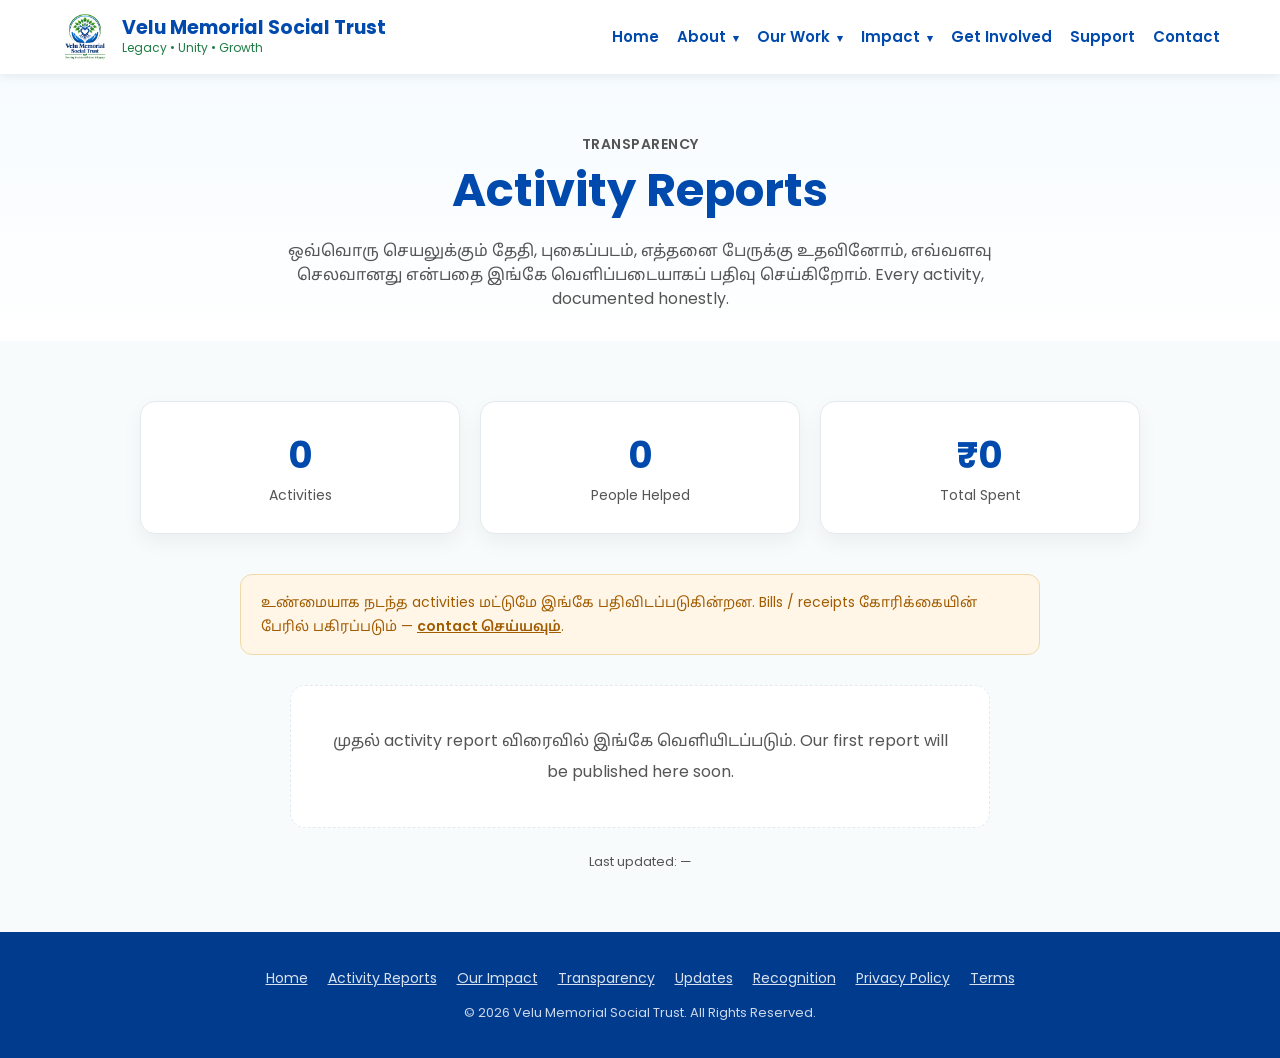
<file: activity-reports.html>
<!DOCTYPE html>
<html lang="en"><head><meta charset="UTF-8"><meta name="viewport" content="width=device-width, initial-scale=1.0">
<title>Activity Reports | Velu Memorial Social Trust</title>
<meta name="description" content="Dated photos, beneficiaries and expenses of every activity by Velu Memorial Social Trust."><meta name="theme-color" content="#004aad"><link rel="icon" href="Velu.png">
<link href="https://fonts.googleapis.com/css2?family=Poppins:wght@400;600;700&family=Noto+Sans+Tamil:wght@400;600&display=swap" rel="stylesheet">
<link rel="stylesheet" href="https://cdnjs.cloudflare.com/ajax/libs/font-awesome/6.5.2/css/all.min.css">
<link rel="stylesheet" href="subpages.css"></head><body>
<header><div class="navbar">
<a class="logo" href="index.html"><img src="Velu.png" alt="Velu Memorial Social Trust logo"><div><h2>Velu Memorial Social Trust</h2><p>Legacy &bull; Unity &bull; Growth</p></div></a>
<input type="checkbox" id="menu-toggle" class="menu-toggle" aria-label="Toggle menu"><label for="menu-toggle" class="menu-icon" aria-hidden="true">&#9776;</label>
<nav aria-label="Main"><ul>
<li><a href="index.html">Home</a></li>
<li class="has"><a href="index.html#about">About <span aria-hidden="true">&#9662;</span></a><ul class="dd"><li><a href="index.html#about">Our Story</a></li><li><a href="index.html#vision-mission">Vision &amp; Mission</a></li><li><a href="index.html#values">Our Values</a></li><li><a href="index.html#governance">Governance</a></li><li><a href="index.html#roadmap">Roadmap</a></li></ul></li>
<li class="has"><a href="index.html#focus">Our Work <span aria-hidden="true">&#9662;</span></a><ul class="dd"><li><a href="index.html#focus">Our Focus</a></li><li><a href="activity-reports.html" class="active">Activity Reports</a></li><li><a href="index.html#gallery">Gallery</a></li><li><a href="updates.html">Updates</a></li></ul></li>
<li class="has"><a href="impact.html">Impact <span aria-hidden="true">&#9662;</span></a><ul class="dd"><li><a href="impact.html">Our Impact</a></li><li><a href="transparency.html">Transparency</a></li><li><a href="recognition.html">Recognition</a></li></ul></li>
<li><a href="index.html#join">Get Involved</a></li>
<li><a href="index.html#support">Support</a></li>
<li><a href="index.html#contact">Contact</a></li>
</ul></nav></div></header>
<main>
<div class="page-hero">
<p class="eyebrow">Transparency</p>
<h1>Activity Reports</h1>
<p>ஒவ்வொரு செயலுக்கும் தேதி, புகைப்படம், எத்தனை பேருக்கு உதவினோம், எவ்வளவு செலவானது என்பதை இங்கே வெளிப்படையாகப் பதிவு செய்கிறோம். Every activity, documented honestly.</p>
</div>
<section><div class="container">

<div class="summary" aria-label="Totals">
<div class="sum"><b id="t-act">0</b><span>Activities</span></div>
<div class="sum"><b id="t-people">0</b><span>People Helped</span></div>
<div class="sum"><b id="t-cost">&#8377;0</b><span>Total Spent</span></div>
</div>

<div class="notice">உண்மையாக நடந்த activities மட்டுமே இங்கே பதிவிடப்படுகின்றன. Bills / receipts கோரிக்கையின் பேரில் பகிரப்படும் &mdash; <a href="index.html#contact" style="color:inherit;font-weight:600">contact செய்யவும்</a>.</div>

<div class="reports" id="reports">
<!--
  புதிய report சேர்க்க கீழே உள்ள block-ஐ copy செய்து, புதியது மேலே வரும்படி ஒட்டவும்.
  data-people = எத்தனை பேர் (எண் மட்டும்), data-cost = செலவு ரூபாயில் (எண் மட்டும்).
  Totals தானாகக் கணக்காகும்.

<article class="report" data-people="10" data-cost="1500">
  <img src="reports/2026-01-15-food.jpg" alt="Food distribution" loading="lazy" onerror="this.style.display='none'">
  <div class="report-body">
    <div class="report-date">15 Jan 2026</div>
    <h3>உணவு வழங்கல் / Food Distribution</h3>
    <p>என்ன செய்தோம் என்பதன் சுருக்கம்.</p>
    <div class="meta"><span>&#128101; 10 people</span><span>&#8377;1,500</span></div>
    <a class="bill" href="reports/2026-01-15-bill.jpg" target="_blank" rel="noopener">View bill / receipt</a>
  </div>
</article>
-->
</div>

<div class="empty" id="empty">முதல் activity report விரைவில் இங்கே வெளியிடப்படும். Our first report will be published here soon.</div>
<p class="updated">Last updated: <span id="updated">&mdash;</span></p>
</div></section></main>
<footer><a href="index.html">Home</a><a href="activity-reports.html">Activity Reports</a><a href="impact.html">Our Impact</a><a href="transparency.html">Transparency</a><a href="updates.html">Updates</a><a href="recognition.html">Recognition</a><a href="privacy-policy.html">Privacy Policy</a><a href="terms.html">Terms</a><p>&copy; 2026 Velu Memorial Social Trust. All Rights Reserved.</p></footer>
<script>
(function(){
var c=document.querySelectorAll('#reports .report'),p=0,m=0;
c.forEach(function(r){p+=+r.dataset.people||0;m+=+r.dataset.cost||0});
document.getElementById('t-act').textContent=c.length;
document.getElementById('t-people').textContent=p.toLocaleString('en-IN');
document.getElementById('t-cost').textContent='\u20B9'+m.toLocaleString('en-IN');
if(c.length){document.getElementById('empty').style.display='none';
var d=c[0].querySelector('.report-date');document.getElementById('updated').textContent=d?d.textContent:'\u2014';}
})();
</script></body></html>
</file>
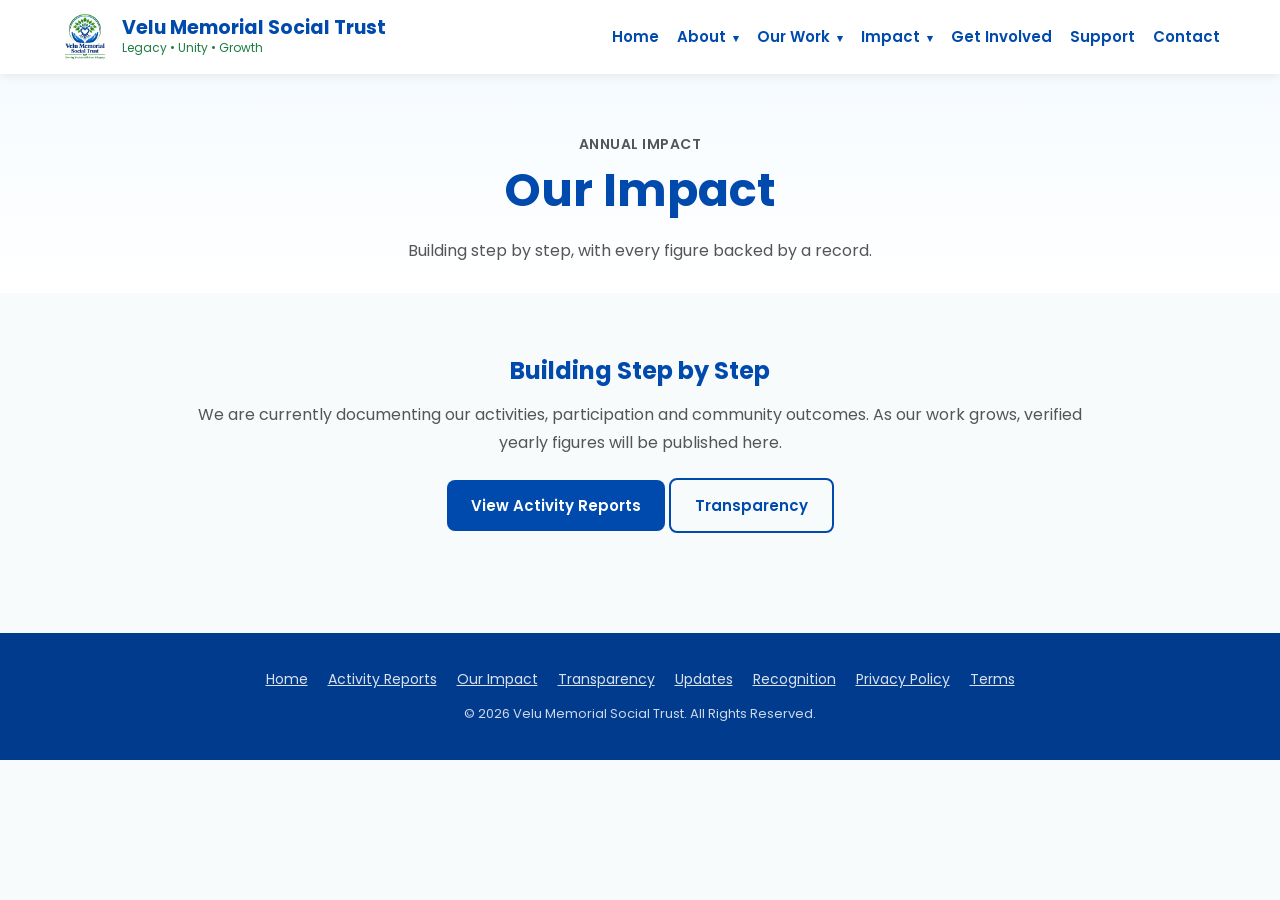
<file: impact.html>
<!DOCTYPE html>
<html lang="en"><head><meta charset="UTF-8"><meta name="viewport" content="width=device-width, initial-scale=1.0">
<title>Our Impact | Velu Memorial Social Trust</title>
<meta name="description" content="Our impact, documented step by step."><meta name="theme-color" content="#004aad"><link rel="icon" href="Velu.png">
<link href="https://fonts.googleapis.com/css2?family=Poppins:wght@400;600;700&family=Noto+Sans+Tamil:wght@400;600&display=swap" rel="stylesheet">
<link rel="stylesheet" href="https://cdnjs.cloudflare.com/ajax/libs/font-awesome/6.5.2/css/all.min.css">
<link rel="stylesheet" href="subpages.css"></head><body>
<header><div class="navbar">
<a class="logo" href="index.html"><img src="Velu.png" alt="Velu Memorial Social Trust logo"><div><h2>Velu Memorial Social Trust</h2><p>Legacy &bull; Unity &bull; Growth</p></div></a>
<input type="checkbox" id="menu-toggle" class="menu-toggle" aria-label="Toggle menu"><label for="menu-toggle" class="menu-icon" aria-hidden="true">&#9776;</label>
<nav aria-label="Main"><ul>
<li><a href="index.html">Home</a></li>
<li class="has"><a href="index.html#about">About <span aria-hidden="true">&#9662;</span></a><ul class="dd"><li><a href="index.html#about">Our Story</a></li><li><a href="index.html#vision-mission">Vision &amp; Mission</a></li><li><a href="index.html#values">Our Values</a></li><li><a href="index.html#governance">Governance</a></li><li><a href="index.html#roadmap">Roadmap</a></li></ul></li>
<li class="has"><a href="index.html#focus">Our Work <span aria-hidden="true">&#9662;</span></a><ul class="dd"><li><a href="index.html#focus">Our Focus</a></li><li><a href="activity-reports.html">Activity Reports</a></li><li><a href="index.html#gallery">Gallery</a></li><li><a href="updates.html">Updates</a></li></ul></li>
<li class="has"><a href="impact.html">Impact <span aria-hidden="true">&#9662;</span></a><ul class="dd"><li><a href="impact.html" class="active">Our Impact</a></li><li><a href="transparency.html">Transparency</a></li><li><a href="recognition.html">Recognition</a></li></ul></li>
<li><a href="index.html#join">Get Involved</a></li>
<li><a href="index.html#support">Support</a></li>
<li><a href="index.html#contact">Contact</a></li>
</ul></nav></div></header>
<main><div class="page-hero"><p class="eyebrow">Annual Impact</p><h1>Our Impact</h1>
<p>Building step by step, with every figure backed by a record.</p></div>
<section><div class="container">
<div class="block" style="text-align:center"><h2>Building Step by Step</h2>
<p>We are currently documenting our activities, participation and community outcomes. As our work grows, verified yearly figures will be published here.</p>
<!-- When you have real, documented numbers, add them here, for example:
<div class="impact-grid">
<div class="impact"><i class="fa-solid fa-hand-holding-heart" aria-hidden="true"></i><span class="num">0</span><span class="label">Activities</span></div>
<div class="impact"><i class="fa-solid fa-people-group" aria-hidden="true"></i><span class="num">0</span><span class="label">Volunteers</span></div>
<div class="impact"><i class="fa-solid fa-house-user" aria-hidden="true"></i><span class="num">0</span><span class="label">Families Reached</span></div>
<div class="impact"><i class="fa-solid fa-graduation-cap" aria-hidden="true"></i><span class="num">0</span><span class="label">Students Supported</span></div>
</div>
Only publish numbers that match your Activity Reports. -->
<p style="margin-top:20px"><a class="btn" href="activity-reports.html">View Activity Reports</a> <a class="btn" style="background:transparent;color:var(--blue);border:2px solid var(--blue)" href="transparency.html">Transparency</a></p></div>
</div></section></main>
<footer><a href="index.html">Home</a><a href="activity-reports.html">Activity Reports</a><a href="impact.html">Our Impact</a><a href="transparency.html">Transparency</a><a href="updates.html">Updates</a><a href="recognition.html">Recognition</a><a href="privacy-policy.html">Privacy Policy</a><a href="terms.html">Terms</a><p>&copy; 2026 Velu Memorial Social Trust. All Rights Reserved.</p></footer></body></html>
</file>
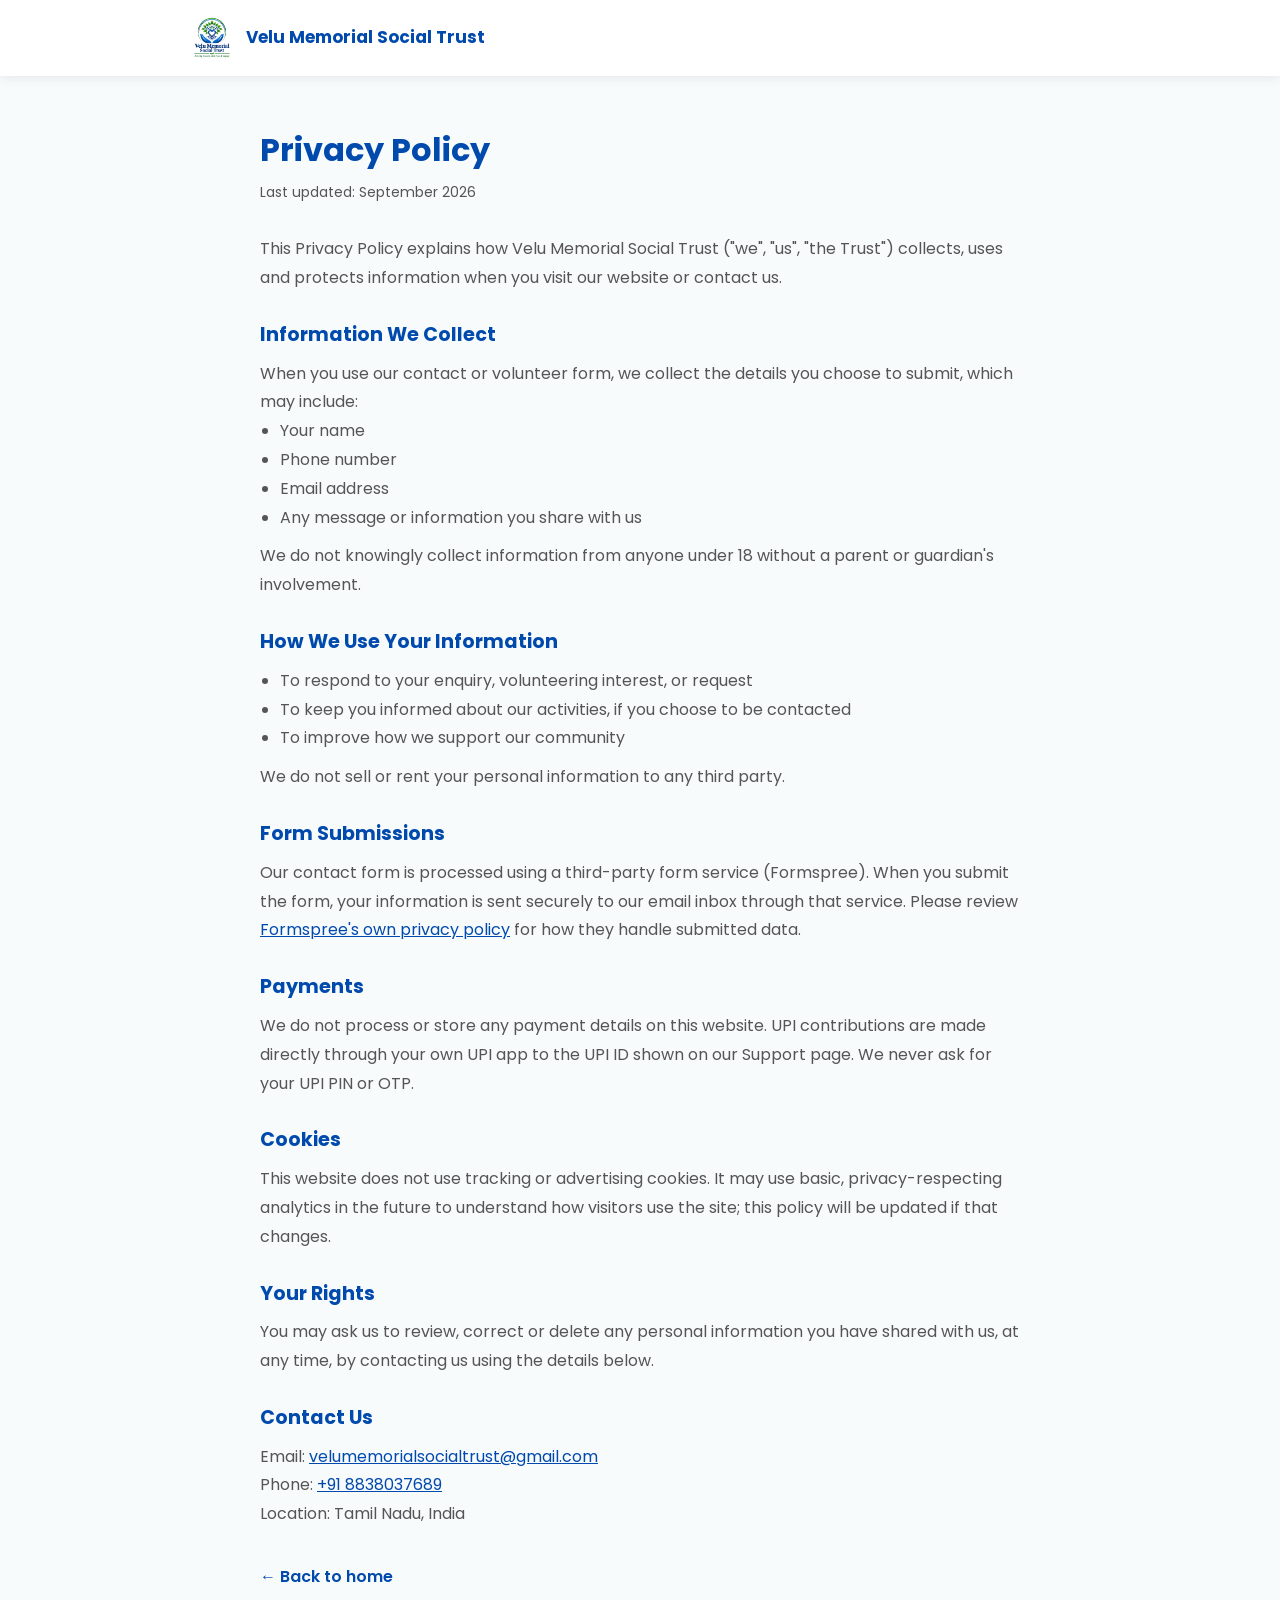
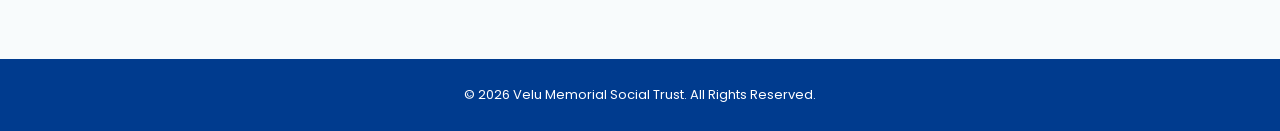
<file: privacy-policy.html>
<!DOCTYPE html>
<html lang="en">
<head>
<meta charset="UTF-8">
<meta name="viewport" content="width=device-width, initial-scale=1.0">
<title>Privacy Policy - Velu Memorial Social Trust</title>
<meta name="robots" content="noindex">
<link rel="icon" href="Velu.png">
<link href="https://fonts.googleapis.com/css2?family=Poppins:wght@400;500;600;700&display=swap" rel="stylesheet">
<style>
:root{--blue:#004aad;--blue-dark:#003b8e;--green:#1d7c44;--muted:#555;--line:#e3eaee;--bg:#f8fbfc}
*{margin:0;padding:0;box-sizing:border-box}
body{font-family:'Poppins',sans-serif;background:var(--bg);color:#222;line-height:1.5}
header{background:#fff;box-shadow:0 2px 10px rgba(0,0,0,.08);padding:16px 20px}
.navbar{max-width:900px;margin:auto;display:flex;align-items:center;gap:12px;text-decoration:none}
.navbar img{width:44px;height:44px;object-fit:contain}
.navbar span{color:var(--blue);font-weight:700;font-size:17px}
main{max-width:800px;margin:auto;padding:50px 20px 70px}
h1{color:var(--blue);font-size:2rem;margin-bottom:6px}
.updated{color:var(--muted);font-size:14px;margin-bottom:30px}
h2{color:var(--blue);font-size:1.2rem;margin:28px 0 10px}
p,li{color:var(--muted);line-height:1.8}
ul{margin-left:20px;margin-bottom:10px}
a{color:var(--blue)}
.back{display:inline-block;margin-top:36px;color:var(--blue);text-decoration:none;font-weight:600}
footer{background:var(--blue-dark);color:#fff;text-align:center;padding:26px 20px;font-size:13px}
</style>
</head>
<body>
<header>
  <a class="navbar" href="index.html">
    <img src="Velu.png" alt="Velu Memorial Social Trust logo">
    <span>Velu Memorial Social Trust</span>
  </a>
</header>

<main>
  <h1>Privacy Policy</h1>
  <p class="updated">Last updated: September 2026</p>

  <p>This Privacy Policy explains how Velu Memorial Social Trust ("we", "us", "the Trust") collects, uses and protects information when you visit our website or contact us.</p>

  <h2>Information We Collect</h2>
  <p>When you use our contact or volunteer form, we collect the details you choose to submit, which may include:</p>
  <ul>
    <li>Your name</li>
    <li>Phone number</li>
    <li>Email address</li>
    <li>Any message or information you share with us</li>
  </ul>
  <p>We do not knowingly collect information from anyone under 18 without a parent or guardian's involvement.</p>

  <h2>How We Use Your Information</h2>
  <ul>
    <li>To respond to your enquiry, volunteering interest, or request</li>
    <li>To keep you informed about our activities, if you choose to be contacted</li>
    <li>To improve how we support our community</li>
  </ul>
  <p>We do not sell or rent your personal information to any third party.</p>

  <h2>Form Submissions</h2>
  <p>Our contact form is processed using a third-party form service (Formspree). When you submit the form, your information is sent securely to our email inbox through that service. Please review <a href="https://formspree.io/legal/privacy-policy" target="_blank" rel="noopener noreferrer">Formspree's own privacy policy</a> for how they handle submitted data.</p>

  <h2>Payments</h2>
  <p>We do not process or store any payment details on this website. UPI contributions are made directly through your own UPI app to the UPI ID shown on our Support page. We never ask for your UPI PIN or OTP.</p>

  <h2>Cookies</h2>
  <p>This website does not use tracking or advertising cookies. It may use basic, privacy-respecting analytics in the future to understand how visitors use the site; this policy will be updated if that changes.</p>

  <h2>Your Rights</h2>
  <p>You may ask us to review, correct or delete any personal information you have shared with us, at any time, by contacting us using the details below.</p>

  <h2>Contact Us</h2>
  <p>
    Email: <a href="mailto:velumemorialsocialtrust@gmail.com">velumemorialsocialtrust@gmail.com</a><br>
    Phone: <a href="tel:+918838037689">+91 8838037689</a><br>
    Location: Tamil Nadu, India
  </p>

  <a class="back" href="index.html">&larr; Back to home</a>
</main>

<footer>&copy; 2026 Velu Memorial Social Trust. All Rights Reserved.</footer>
</body>
</html>
</file>
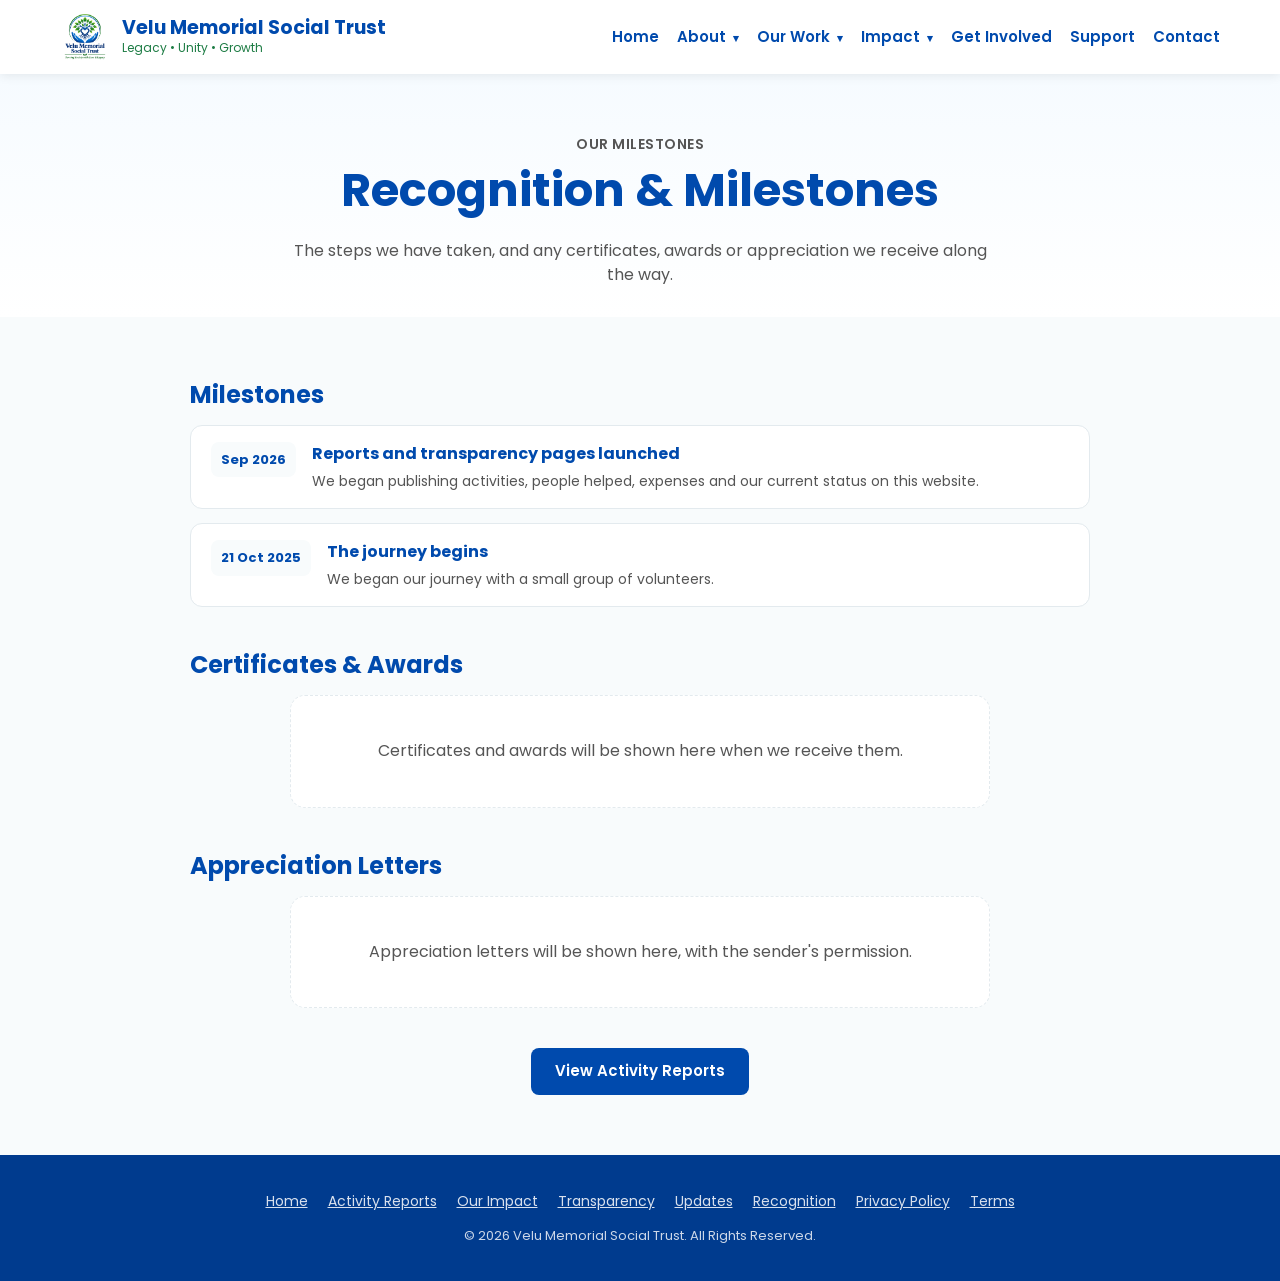
<file: recognition.html>
<!DOCTYPE html>
<html lang="en"><head><meta charset="UTF-8"><meta name="viewport" content="width=device-width, initial-scale=1.0">
<title>Recognition &amp; Milestones | Velu Memorial Social Trust</title>
<meta name="description" content="Milestones, certificates, awards and appreciation letters of Velu Memorial Social Trust."><meta name="theme-color" content="#004aad"><link rel="icon" href="Velu.png">
<link href="https://fonts.googleapis.com/css2?family=Poppins:wght@400;600;700&family=Noto+Sans+Tamil:wght@400;600&display=swap" rel="stylesheet">
<link rel="stylesheet" href="subpages.css"></head><body>
<header><div class="navbar">
<a class="logo" href="index.html"><img src="Velu.png" alt="Velu Memorial Social Trust logo"><div><h2>Velu Memorial Social Trust</h2><p>Legacy &bull; Unity &bull; Growth</p></div></a>
<input type="checkbox" id="menu-toggle" class="menu-toggle" aria-label="Toggle menu"><label for="menu-toggle" class="menu-icon" aria-hidden="true">&#9776;</label>
<nav aria-label="Main"><ul>
<li><a href="index.html">Home</a></li>
<li class="has"><a href="index.html#about">About <span aria-hidden="true">&#9662;</span></a><ul class="dd"><li><a href="index.html#about">Our Story</a></li><li><a href="index.html#vision-mission">Vision &amp; Mission</a></li><li><a href="index.html#values">Our Values</a></li><li><a href="index.html#governance">Governance</a></li><li><a href="index.html#roadmap">Roadmap</a></li></ul></li>
<li class="has"><a href="index.html#focus">Our Work <span aria-hidden="true">&#9662;</span></a><ul class="dd"><li><a href="index.html#focus">Our Focus</a></li><li><a href="activity-reports.html">Activity Reports</a></li><li><a href="index.html#gallery">Gallery</a></li><li><a href="updates.html">Updates</a></li></ul></li>
<li class="has"><a href="impact.html">Impact <span aria-hidden="true">&#9662;</span></a><ul class="dd"><li><a href="impact.html">Our Impact</a></li><li><a href="transparency.html">Transparency</a></li><li><a href="recognition.html" class="active">Recognition</a></li></ul></li>
<li><a href="index.html#join">Get Involved</a></li>
<li><a href="index.html#support">Support</a></li>
<li><a href="index.html#contact">Contact</a></li>
</ul></nav></div></header>

<main>
<div class="page-hero"><p class="eyebrow">Our Milestones</p><h1>Recognition &amp; Milestones</h1>
<p>The steps we have taken, and any certificates, awards or appreciation we receive along the way.</p></div>
<section><div class="container">

<div class="block"><h2>Milestones</h2>
<!-- புதிய milestone சேர்க்க இந்த block-ஐ copy செய்து மேலே ஒட்டவும் (புதியது மேலே).
<div class="item"><div class="d">Mon YYYY</div><div><h4>Title</h4><p>Short description.</p></div></div>
-->
<div class="item"><div class="d">Sep 2026</div><div><h4>Reports and transparency pages launched</h4><p>We began publishing activities, people helped, expenses and our current status on this website.</p></div></div>
<div class="item"><div class="d">21 Oct 2025</div><div><h4>The journey begins</h4><p>We began our journey with a small group of volunteers.</p></div></div>
</div>

<div class="block"><h2>Certificates &amp; Awards</h2>
<!-- Add real certificates only. Put images in a "recognition/" folder.
<div class="cert-grid">
<article class="cert">
  <img src="recognition/certificate-1.jpg" alt="Certificate title" loading="lazy" onerror="this.style.display='none'">
  <div><span class="d">Mon YYYY</span><h4>Certificate / Award title</h4><p>Issued by: organisation name.</p></div>
</article>
</div>
-->
<div class="empty">Certificates and awards will be shown here when we receive them.</div>
</div>

<div class="block"><h2>Appreciation Letters</h2>
<!-- Add a letter only with the sender's written permission. -->
<div class="empty">Appreciation letters will be shown here, with the sender's permission.</div>
</div>

<div style="text-align:center"><a class="btn" href="activity-reports.html">View Activity Reports</a></div>
</div></section></main>

<footer><a href="index.html">Home</a><a href="activity-reports.html">Activity Reports</a><a href="impact.html">Our Impact</a><a href="transparency.html">Transparency</a><a href="updates.html">Updates</a><a href="recognition.html">Recognition</a><a href="privacy-policy.html">Privacy Policy</a><a href="terms.html">Terms</a><p>&copy; 2026 Velu Memorial Social Trust. All Rights Reserved.</p></footer>
</body></html>
</file>
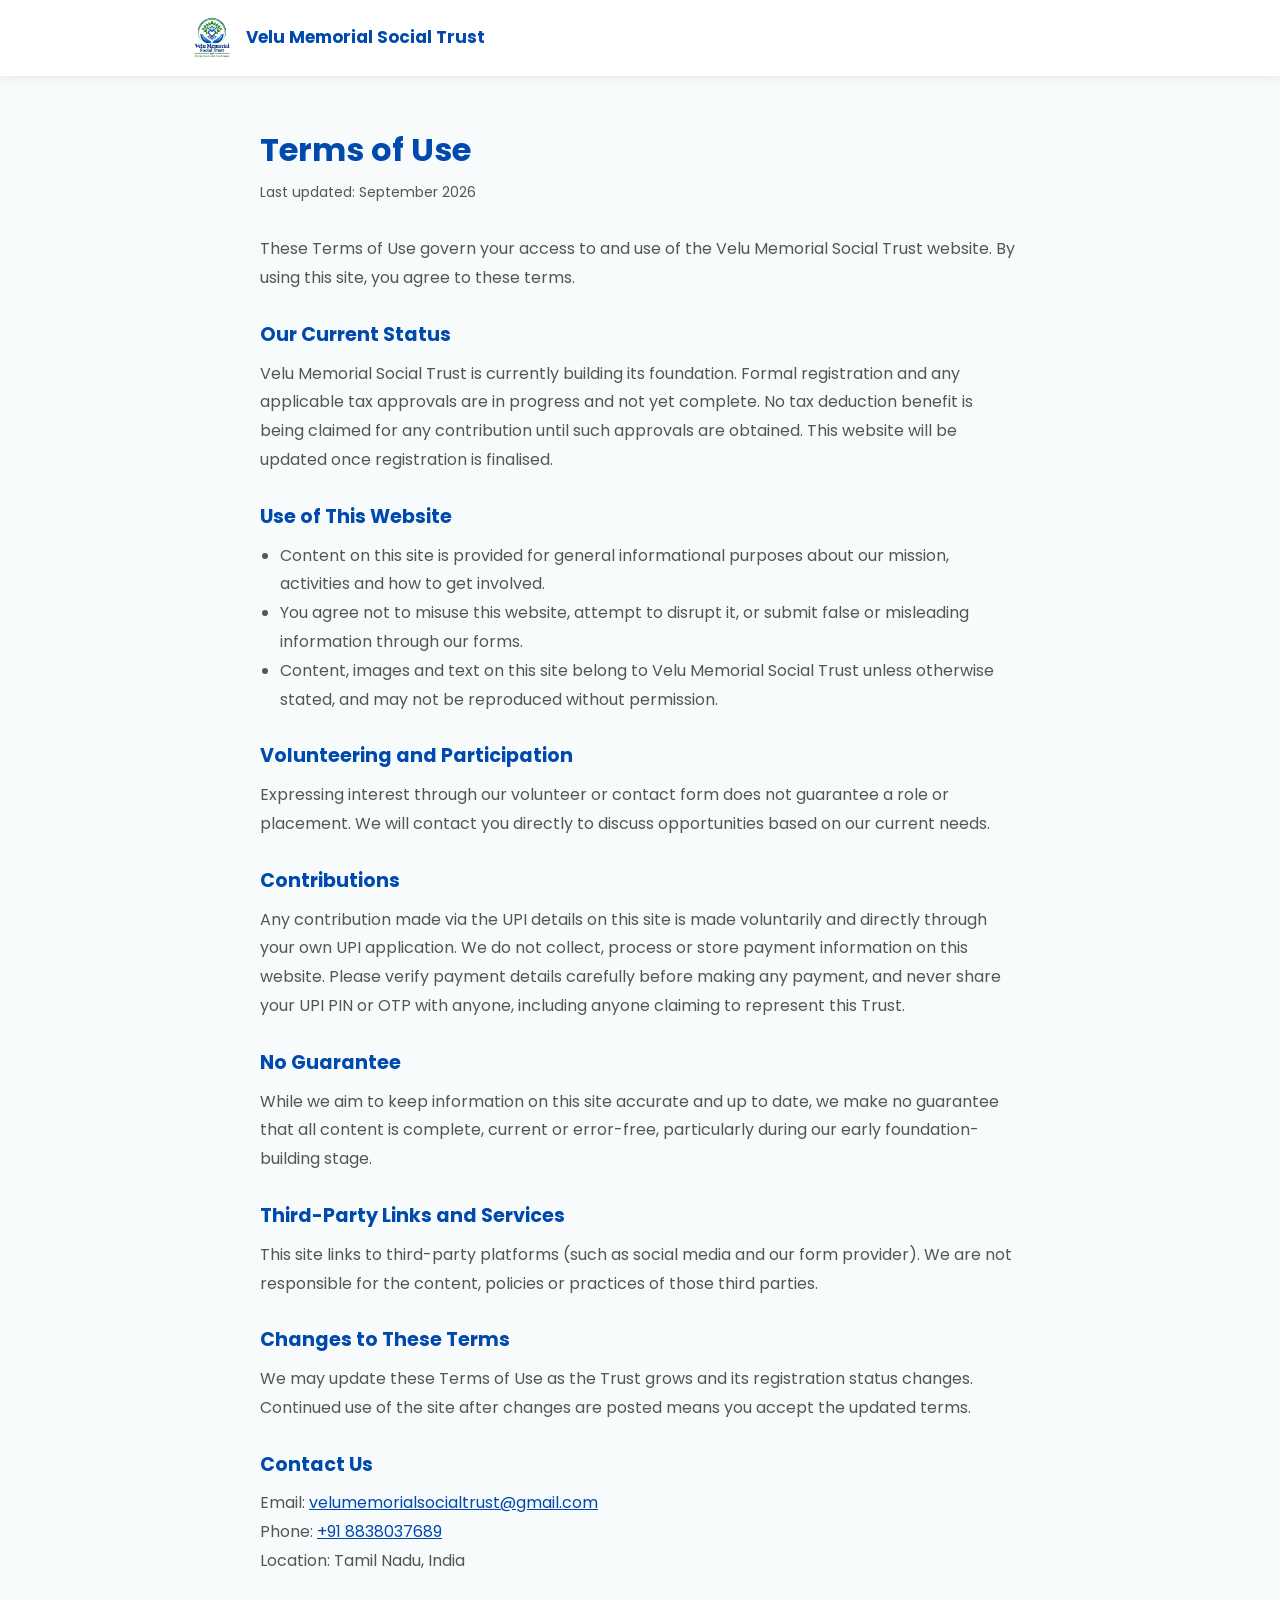
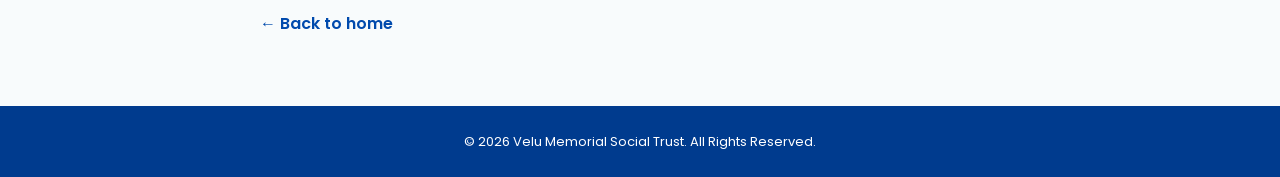
<file: terms.html>
<!DOCTYPE html>
<html lang="en">
<head>
<meta charset="UTF-8">
<meta name="viewport" content="width=device-width, initial-scale=1.0">
<title>Terms of Use - Velu Memorial Social Trust</title>
<meta name="robots" content="noindex">
<link rel="icon" href="Velu.png">
<link href="https://fonts.googleapis.com/css2?family=Poppins:wght@400;500;600;700&display=swap" rel="stylesheet">
<style>
:root{--blue:#004aad;--blue-dark:#003b8e;--green:#1d7c44;--muted:#555;--line:#e3eaee;--bg:#f8fbfc}
*{margin:0;padding:0;box-sizing:border-box}
body{font-family:'Poppins',sans-serif;background:var(--bg);color:#222;line-height:1.5}
header{background:#fff;box-shadow:0 2px 10px rgba(0,0,0,.08);padding:16px 20px}
.navbar{max-width:900px;margin:auto;display:flex;align-items:center;gap:12px;text-decoration:none}
.navbar img{width:44px;height:44px;object-fit:contain}
.navbar span{color:var(--blue);font-weight:700;font-size:17px}
main{max-width:800px;margin:auto;padding:50px 20px 70px}
h1{color:var(--blue);font-size:2rem;margin-bottom:6px}
.updated{color:var(--muted);font-size:14px;margin-bottom:30px}
h2{color:var(--blue);font-size:1.2rem;margin:28px 0 10px}
p,li{color:var(--muted);line-height:1.8}
ul{margin-left:20px;margin-bottom:10px}
a{color:var(--blue)}
.back{display:inline-block;margin-top:36px;color:var(--blue);text-decoration:none;font-weight:600}
footer{background:var(--blue-dark);color:#fff;text-align:center;padding:26px 20px;font-size:13px}
</style>
</head>
<body>
<header>
  <a class="navbar" href="index.html">
    <img src="Velu.png" alt="Velu Memorial Social Trust logo">
    <span>Velu Memorial Social Trust</span>
  </a>
</header>

<main>
  <h1>Terms of Use</h1>
  <p class="updated">Last updated: September 2026</p>

  <p>These Terms of Use govern your access to and use of the Velu Memorial Social Trust website. By using this site, you agree to these terms.</p>

  <h2>Our Current Status</h2>
  <p>Velu Memorial Social Trust is currently building its foundation. Formal registration and any applicable tax approvals are in progress and not yet complete. No tax deduction benefit is being claimed for any contribution until such approvals are obtained. This website will be updated once registration is finalised.</p>

  <h2>Use of This Website</h2>
  <ul>
    <li>Content on this site is provided for general informational purposes about our mission, activities and how to get involved.</li>
    <li>You agree not to misuse this website, attempt to disrupt it, or submit false or misleading information through our forms.</li>
    <li>Content, images and text on this site belong to Velu Memorial Social Trust unless otherwise stated, and may not be reproduced without permission.</li>
  </ul>

  <h2>Volunteering and Participation</h2>
  <p>Expressing interest through our volunteer or contact form does not guarantee a role or placement. We will contact you directly to discuss opportunities based on our current needs.</p>

  <h2>Contributions</h2>
  <p>Any contribution made via the UPI details on this site is made voluntarily and directly through your own UPI application. We do not collect, process or store payment information on this website. Please verify payment details carefully before making any payment, and never share your UPI PIN or OTP with anyone, including anyone claiming to represent this Trust.</p>

  <h2>No Guarantee</h2>
  <p>While we aim to keep information on this site accurate and up to date, we make no guarantee that all content is complete, current or error-free, particularly during our early foundation-building stage.</p>

  <h2>Third-Party Links and Services</h2>
  <p>This site links to third-party platforms (such as social media and our form provider). We are not responsible for the content, policies or practices of those third parties.</p>

  <h2>Changes to These Terms</h2>
  <p>We may update these Terms of Use as the Trust grows and its registration status changes. Continued use of the site after changes are posted means you accept the updated terms.</p>

  <h2>Contact Us</h2>
  <p>
    Email: <a href="mailto:velumemorialsocialtrust@gmail.com">velumemorialsocialtrust@gmail.com</a><br>
    Phone: <a href="tel:+918838037689">+91 8838037689</a><br>
    Location: Tamil Nadu, India
  </p>

  <a class="back" href="index.html">&larr; Back to home</a>
</main>

<footer>&copy; 2026 Velu Memorial Social Trust. All Rights Reserved.</footer>
</body>
</html>
</file>
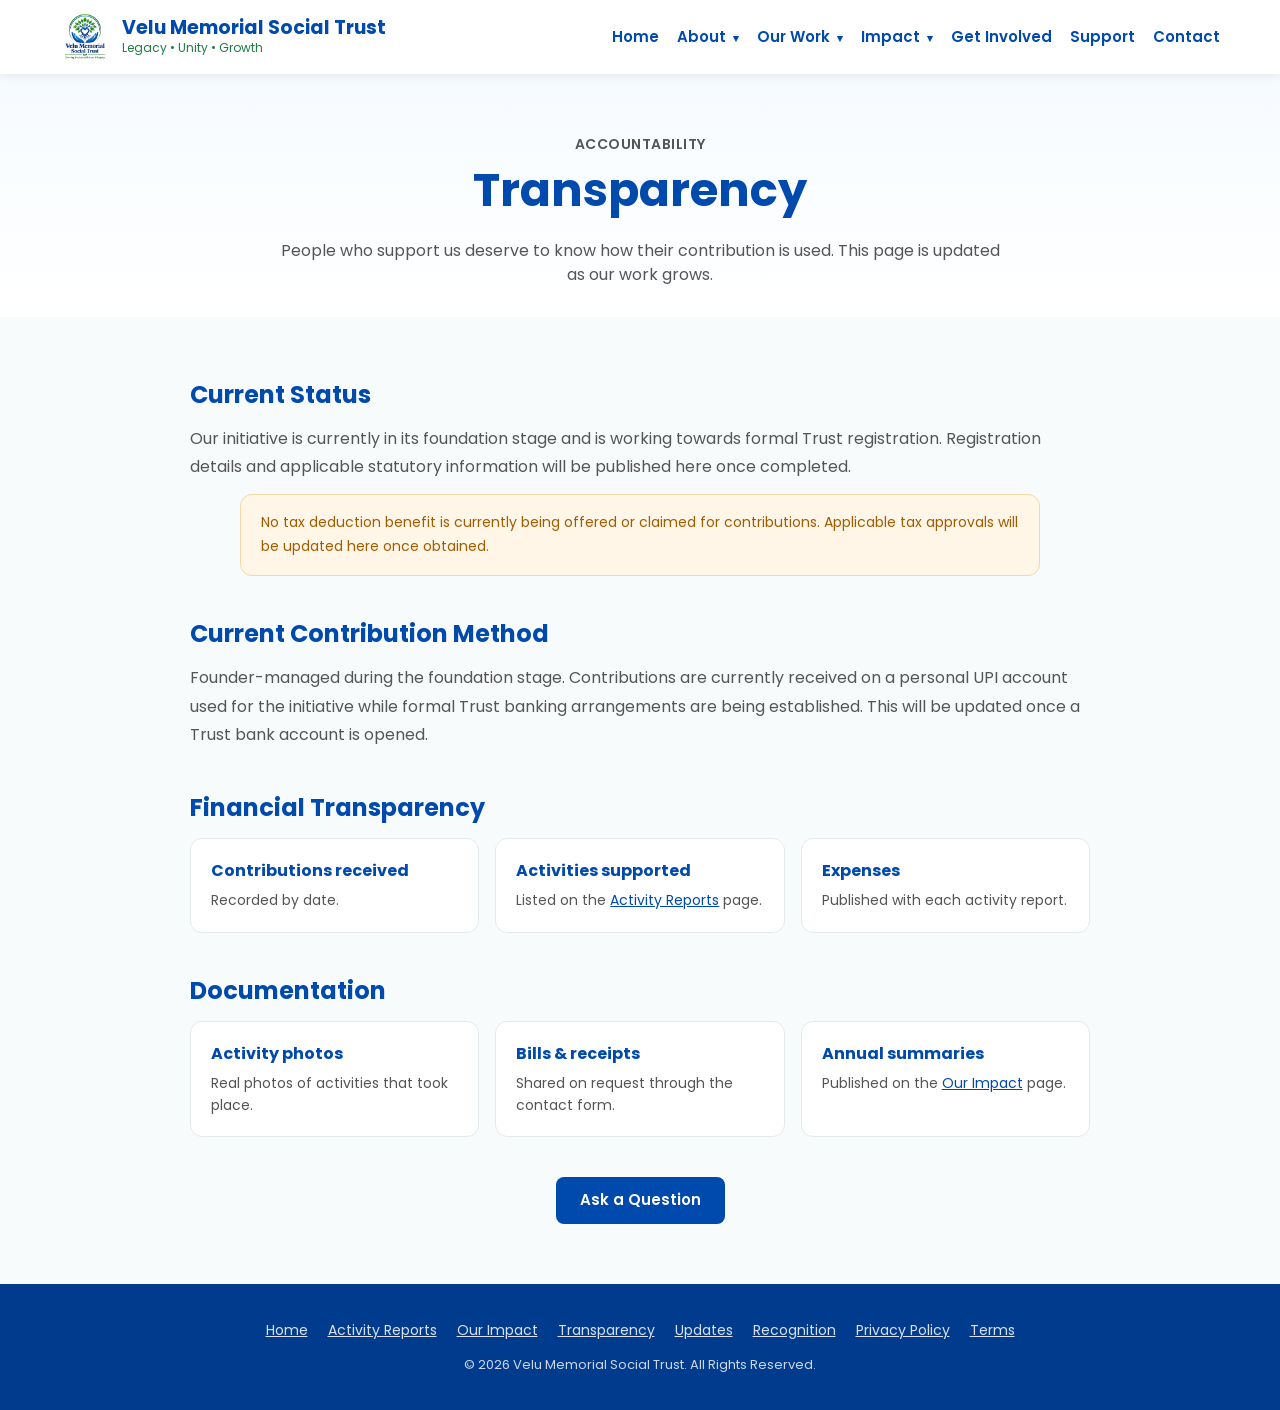
<file: transparency.html>
<!DOCTYPE html>
<html lang="en"><head><meta charset="UTF-8"><meta name="viewport" content="width=device-width, initial-scale=1.0">
<title>Transparency | Velu Memorial Social Trust</title>
<meta name="description" content="How Velu Memorial Social Trust receives and uses contributions."><meta name="theme-color" content="#004aad"><link rel="icon" href="Velu.png">
<link href="https://fonts.googleapis.com/css2?family=Poppins:wght@400;600;700&family=Noto+Sans+Tamil:wght@400;600&display=swap" rel="stylesheet">
<link rel="stylesheet" href="https://cdnjs.cloudflare.com/ajax/libs/font-awesome/6.5.2/css/all.min.css">
<link rel="stylesheet" href="subpages.css"></head><body>
<header><div class="navbar">
<a class="logo" href="index.html"><img src="Velu.png" alt="Velu Memorial Social Trust logo"><div><h2>Velu Memorial Social Trust</h2><p>Legacy &bull; Unity &bull; Growth</p></div></a>
<input type="checkbox" id="menu-toggle" class="menu-toggle" aria-label="Toggle menu"><label for="menu-toggle" class="menu-icon" aria-hidden="true">&#9776;</label>
<nav aria-label="Main"><ul>
<li><a href="index.html">Home</a></li>
<li class="has"><a href="index.html#about">About <span aria-hidden="true">&#9662;</span></a><ul class="dd"><li><a href="index.html#about">Our Story</a></li><li><a href="index.html#vision-mission">Vision &amp; Mission</a></li><li><a href="index.html#values">Our Values</a></li><li><a href="index.html#governance">Governance</a></li><li><a href="index.html#roadmap">Roadmap</a></li></ul></li>
<li class="has"><a href="index.html#focus">Our Work <span aria-hidden="true">&#9662;</span></a><ul class="dd"><li><a href="index.html#focus">Our Focus</a></li><li><a href="activity-reports.html">Activity Reports</a></li><li><a href="index.html#gallery">Gallery</a></li><li><a href="updates.html">Updates</a></li></ul></li>
<li class="has"><a href="impact.html">Impact <span aria-hidden="true">&#9662;</span></a><ul class="dd"><li><a href="impact.html">Our Impact</a></li><li><a href="transparency.html" class="active">Transparency</a></li><li><a href="recognition.html">Recognition</a></li></ul></li>
<li><a href="index.html#join">Get Involved</a></li>
<li><a href="index.html#support">Support</a></li>
<li><a href="index.html#contact">Contact</a></li>
</ul></nav></div></header>
<main><div class="page-hero"><p class="eyebrow">Accountability</p><h1>Transparency</h1>
<p>People who support us deserve to know how their contribution is used. This page is updated as our work grows.</p></div>
<section><div class="container">

<div class="block"><h2>Current Status</h2>
<p>Our initiative is currently in its foundation stage and is working towards formal Trust registration. Registration details and applicable statutory information will be published here once completed.</p>
<div class="notice">No tax deduction benefit is currently being offered or claimed for contributions. Applicable tax approvals will be updated here once obtained.</div></div>

<div class="block"><h2>Current Contribution Method</h2>
<p>Founder-managed during the foundation stage. Contributions are currently received on a personal UPI account used for the initiative while formal Trust banking arrangements are being established. This will be updated once a Trust bank account is opened.</p></div>

<div class="block"><h2>Financial Transparency</h2>
<div class="tiles">
<div class="tile"><h4>Contributions received</h4><p>Recorded by date.</p></div>
<div class="tile"><h4>Activities supported</h4><p>Listed on the <a href="activity-reports.html" style="color:var(--blue)">Activity Reports</a> page.</p></div>
<div class="tile"><h4>Expenses</h4><p>Published with each activity report.</p></div>
</div></div>

<div class="block"><h2>Documentation</h2>
<div class="tiles">
<div class="tile"><h4>Activity photos</h4><p>Real photos of activities that took place.</p></div>
<div class="tile"><h4>Bills &amp; receipts</h4><p>Shared on request through the contact form.</p></div>
<div class="tile"><h4>Annual summaries</h4><p>Published on the <a href="impact.html" style="color:var(--blue)">Our Impact</a> page.</p></div>
</div></div>

<div style="text-align:center"><a class="btn" href="index.html#contact">Ask a Question</a></div>
</div></section></main>
<footer><a href="index.html">Home</a><a href="activity-reports.html">Activity Reports</a><a href="impact.html">Our Impact</a><a href="transparency.html">Transparency</a><a href="updates.html">Updates</a><a href="recognition.html">Recognition</a><a href="privacy-policy.html">Privacy Policy</a><a href="terms.html">Terms</a><p>&copy; 2026 Velu Memorial Social Trust. All Rights Reserved.</p></footer></body></html>
</file>
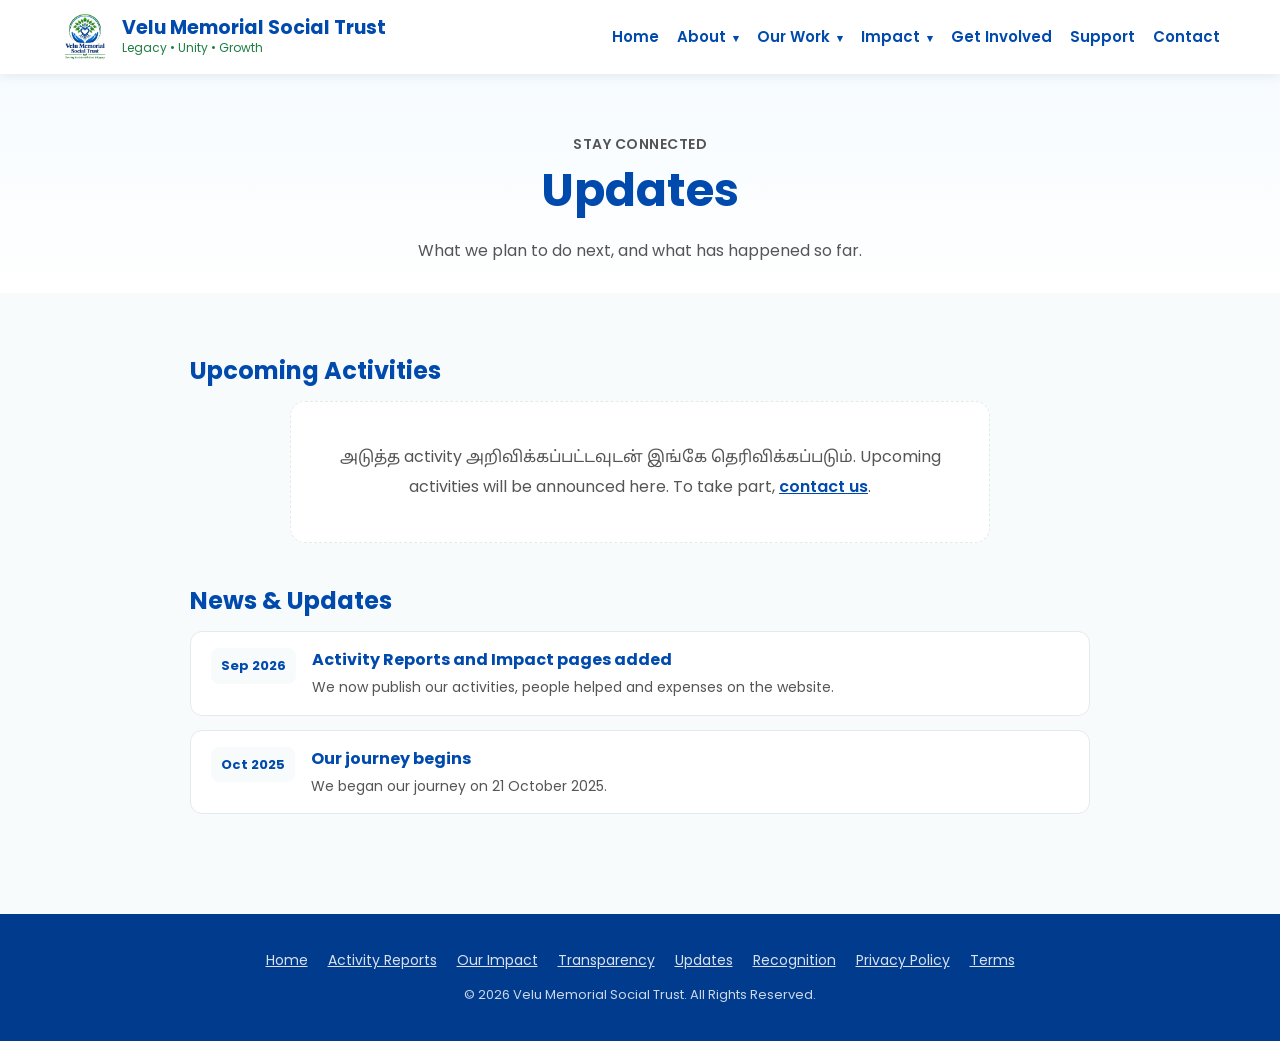
<file: updates.html>
<!DOCTYPE html>
<html lang="en"><head><meta charset="UTF-8"><meta name="viewport" content="width=device-width, initial-scale=1.0">
<title>Updates | Velu Memorial Social Trust</title>
<meta name="description" content="Upcoming activities and news from Velu Memorial Social Trust."><meta name="theme-color" content="#004aad"><link rel="icon" href="Velu.png">
<link href="https://fonts.googleapis.com/css2?family=Poppins:wght@400;600;700&family=Noto+Sans+Tamil:wght@400;600&display=swap" rel="stylesheet">
<link rel="stylesheet" href="subpages.css"></head><body>
<header><div class="navbar">
<a class="logo" href="index.html"><img src="Velu.png" alt="Velu Memorial Social Trust logo"><div><h2>Velu Memorial Social Trust</h2><p>Legacy &bull; Unity &bull; Growth</p></div></a>
<input type="checkbox" id="menu-toggle" class="menu-toggle" aria-label="Toggle menu"><label for="menu-toggle" class="menu-icon" aria-hidden="true">&#9776;</label>
<nav aria-label="Main"><ul>
<li><a href="index.html">Home</a></li>
<li class="has"><a href="index.html#about">About <span aria-hidden="true">&#9662;</span></a><ul class="dd"><li><a href="index.html#about">Our Story</a></li><li><a href="index.html#vision-mission">Vision &amp; Mission</a></li><li><a href="index.html#values">Our Values</a></li><li><a href="index.html#governance">Governance</a></li><li><a href="index.html#roadmap">Roadmap</a></li></ul></li>
<li class="has"><a href="index.html#focus">Our Work <span aria-hidden="true">&#9662;</span></a><ul class="dd"><li><a href="index.html#focus">Our Focus</a></li><li><a href="activity-reports.html">Activity Reports</a></li><li><a href="index.html#gallery">Gallery</a></li><li><a href="updates.html" class="active">Updates</a></li></ul></li>
<li class="has"><a href="impact.html">Impact <span aria-hidden="true">&#9662;</span></a><ul class="dd"><li><a href="impact.html">Our Impact</a></li><li><a href="transparency.html">Transparency</a></li><li><a href="recognition.html">Recognition</a></li></ul></li>
<li><a href="index.html#join">Get Involved</a></li>
<li><a href="index.html#support">Support</a></li>
<li><a href="index.html#contact">Contact</a></li>
</ul></nav></div></header>
<main><div class="page-hero"><p class="eyebrow">Stay Connected</p><h1>Updates</h1>
<p>What we plan to do next, and what has happened so far.</p></div>
<section><div class="container">

<div class="block"><h2>Upcoming Activities</h2>
<!-- புதிய activity சேர்க்க: கீழே உள்ள block-ஐ copy செய்து empty message-ஐ நீக்கவும்.
<div class="item"><div class="d">Nov 2026</div><div><h4>Food Support Activity</h4><p>Short description, place, and how to join.</p></div></div>
-->
<div class="empty">அடுத்த activity அறிவிக்கப்பட்டவுடன் இங்கே தெரிவிக்கப்படும். Upcoming activities will be announced here. To take part, <a href="index.html#contact" style="color:var(--blue);font-weight:600">contact us</a>.</div>
</div>

<div class="block"><h2>News &amp; Updates</h2>
<div class="item"><div class="d">Sep 2026</div><div><h4>Activity Reports and Impact pages added</h4><p>We now publish our activities, people helped and expenses on the website.</p></div></div>
<div class="item"><div class="d">Oct 2025</div><div><h4>Our journey begins</h4><p>We began our journey on 21 October 2025.</p></div></div>
</div>

</div></section></main>
<footer><a href="index.html">Home</a><a href="activity-reports.html">Activity Reports</a><a href="impact.html">Our Impact</a><a href="transparency.html">Transparency</a><a href="updates.html">Updates</a><a href="recognition.html">Recognition</a><a href="privacy-policy.html">Privacy Policy</a><a href="terms.html">Terms</a><p>&copy; 2026 Velu Memorial Social Trust. All Rights Reserved.</p></footer></body></html>
</file>
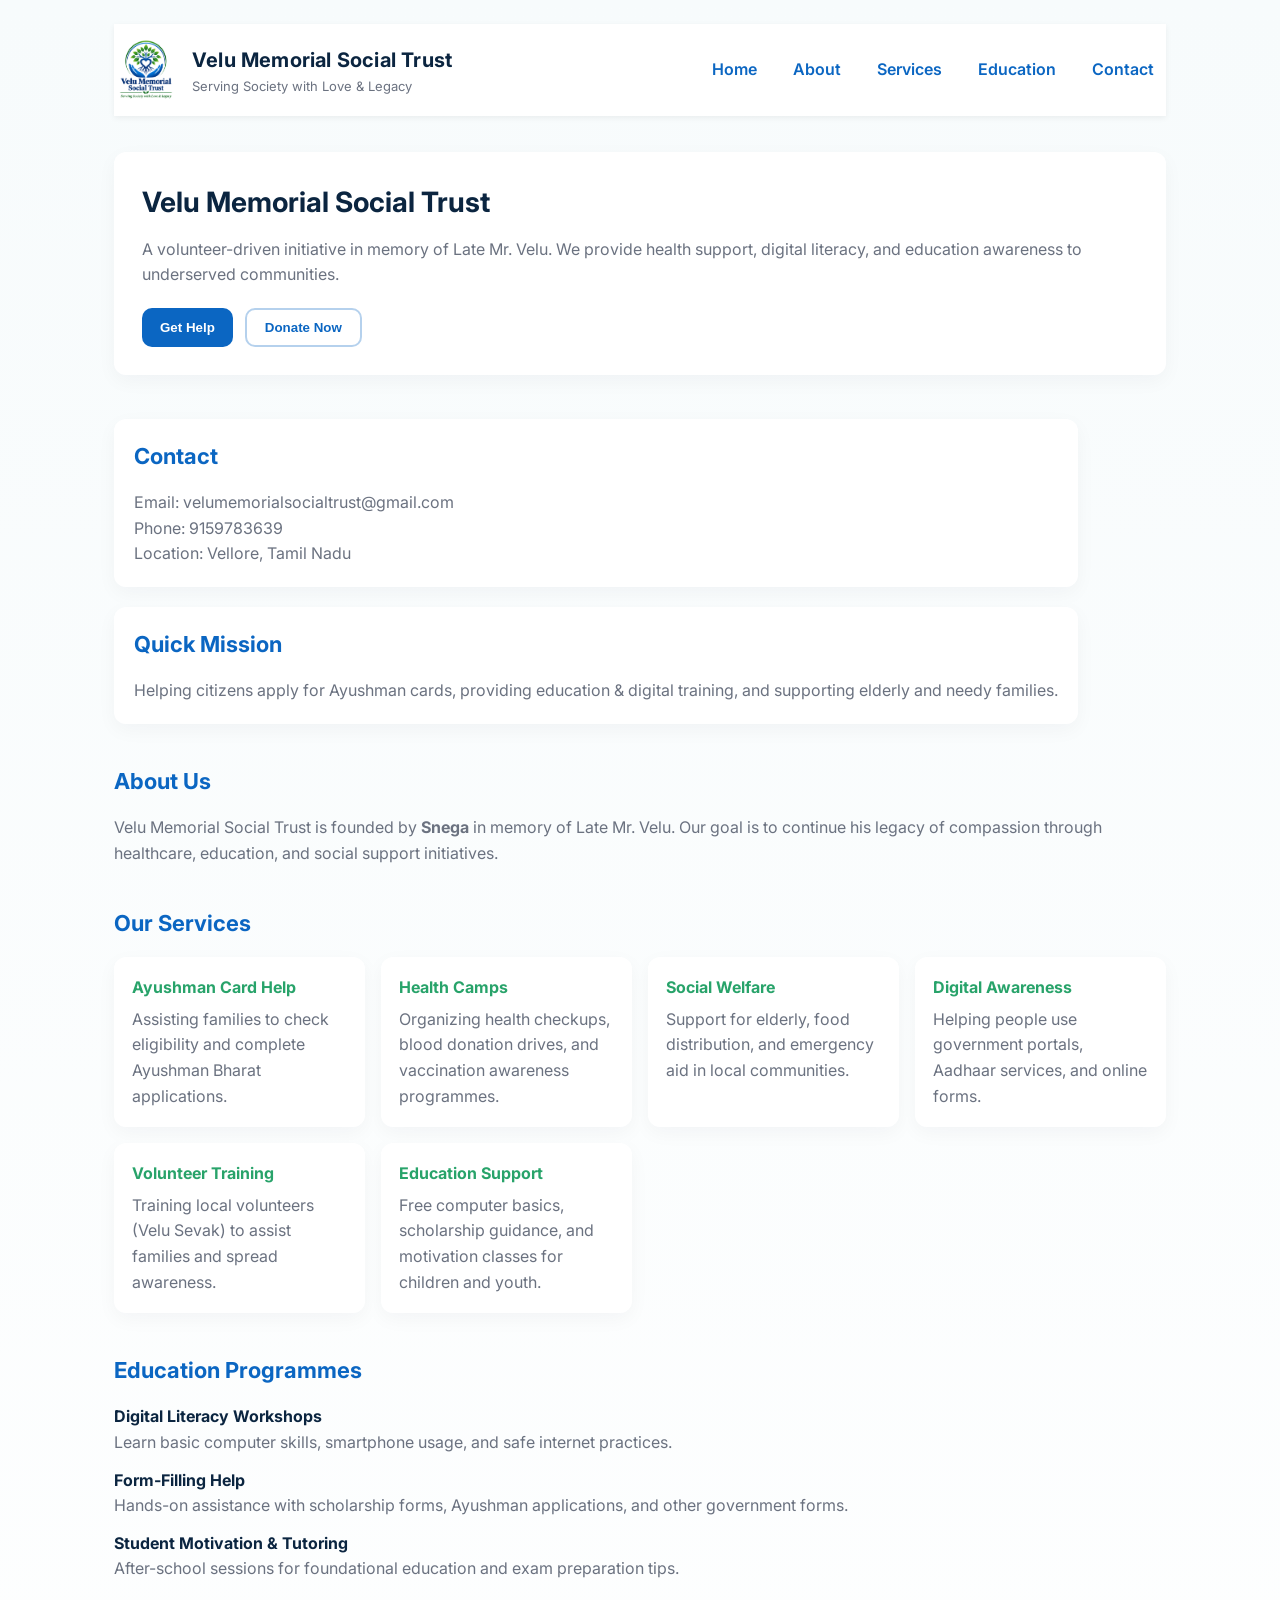
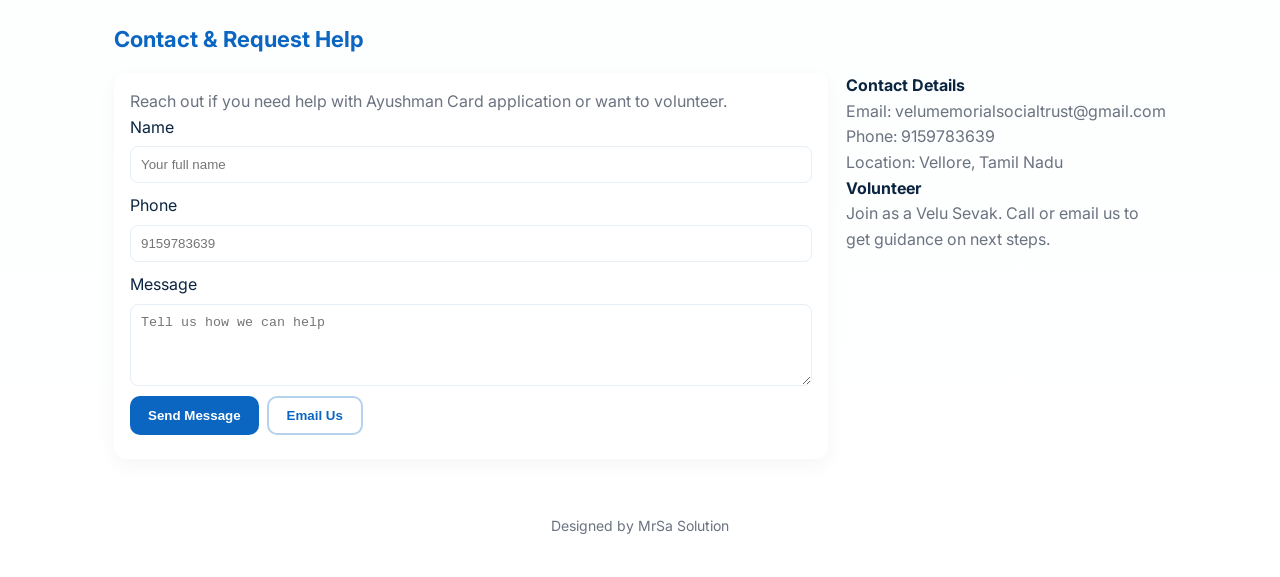
<file: velu.html>
<!doctype html>
<html lang="en">
<head>
  <meta charset="utf-8" />
  <meta name="viewport" content="width=device-width,initial-scale=1" />
  <title>Velu Memorial Social Trust — Serving Society with Love</title>
  <meta name="description" content="Velu Memorial Social Trust — Helping people get Ayushman cards, spreading health & education awareness in memory of Late Mr. Velu." />
  <link href="https://fonts.googleapis.com/css2?family=Inter:wght@400;600;700&display=swap" rel="stylesheet">
  <style>
    :root{
      --blue:#0b66c2;
      --green:#28a36a;
      --muted:#6b7280;
      --bg:#f7fbfc;
      --maxw:1100px;
      --radius:12px;
      --shadow:0 6px 20px rgba(8,20,40,0.04);
      font-family: 'Inter', sans-serif;
    }
    *{box-sizing:border-box; margin:0; padding:0;}
    body{background:linear-gradient(180deg,#f7fbfc 0%, #ffffff 100%); color:#0b2540; line-height:1.6; scroll-behavior:smooth;}
    a{text-decoration:none;color:inherit;}
    img{max-width:100%; display:block;}
    .wrap{max-width:var(--maxw);margin:0 auto;padding:24px;}
    header{display:flex;align-items:center;justify-content:space-between;padding:14px 0;position:sticky;top:0;background:#fff;z-index:1000;box-shadow:0 2px 6px rgba(0,0,0,0.06);transition:all .3s;}
    .brand{display:flex;align-items:center;gap:14px}
    .brand img{width:64px;height:64px;border-radius:10px;object-fit:contain;transition:all .3s;}
    .brand h1{font-size:20px;letter-spacing:0.2px;}
    .tag{font-size:13px;color:var(--muted);}
    nav{display:flex;gap:12px;}
    nav a{color:var(--blue);padding:8px 12px;font-weight:600;border-radius:8px;transition:all .2s;}
    nav a:hover{background:rgba(11,102,194,0.1);}
    /* hero */
    .hero{display:flex;gap:24px;align-items:center;flex-wrap:wrap;margin:36px 0;}
    .hero-card{flex:1;min-width:300px;background:#fff;padding:28px;border-radius:var(--radius);box-shadow:var(--shadow);opacity:0;transform:translateY(30px);animation:fadeUp 1s forwards;}
    .hero-card h2{font-size:28px;margin-bottom:12px;}
    .hero-card p{color:var(--muted);margin-bottom:20px;}
    .cta{display:flex;gap:12px;}
    .btn{background:var(--blue);color:#fff;padding:10px 18px;border-radius:10px;border:0;cursor:pointer;font-weight:700;transition:all .2s;}
    .btn:hover{background:#094a92;}
    .btn.alt{background:transparent;color:var(--blue);border:2px solid rgba(11,102,194,0.3);}
    .btn.alt:hover{background:var(--blue);color:#fff;}
    aside .card{margin-top:20px;background:#fff;padding:20px;border-radius:var(--radius);box-shadow:var(--shadow);opacity:0;transform:translateY(30px);animation:fadeUp 1s forwards;animation-delay:.2s;animation-fill-mode:both;}
    /* sections */
    section{margin-top:40px;opacity:0;transform:translateY(20px);animation:fadeUp 1s forwards;}
    section h3{font-size:22px;margin-bottom:16px;color:var(--blue);}
    .grid{display:grid;grid-template-columns:repeat(auto-fit,minmax(220px,1fr));gap:16px;}
    .service{background:#fff;padding:18px;border-radius:var(--radius);box-shadow:var(--shadow);transition:all .3s;cursor:pointer;}
    .service:hover{transform:translateY(-6px);box-shadow:0 12px 28px rgba(8,20,40,0.1);}
    .service h4{margin-bottom:6px;color:var(--green);}
    .muted{color:var(--muted);}
    /* education */
    .education-list{display:flex;flex-direction:column;gap:12px;}
    /* contact */
    .contact-grid{display:grid;grid-template-columns:1fr 320px;gap:18px;}
    .contact-card{padding:16px;background:#fff;border-radius:var(--radius);box-shadow:var(--shadow);}
    .form-row{display:flex;flex-direction:column;gap:6px;margin-bottom:10px;}
    input,textarea{padding:10px;border-radius:8px;border:1px solid #e6eef6;transition:all .2s;}
    input:focus,textarea:focus{outline:none;border-color:var(--blue);}
    /* footer */
    footer{margin-top:40px;padding:16px 0;text-align:center;color:var(--muted);font-size:14px;}
    /* modal */
    .modal{position:fixed;inset:0;display:flex;align-items:center;justify-content:center;background:rgba(2,6,23,0.45);visibility:hidden;opacity:0;transition:all .18s;}
    .modal.open{visibility:visible;opacity:1;}
    .modal-card{background:#fff;padding:18px;border-radius:12px;max-width:420px;width:94%;}
    .help-block{background:linear-gradient(90deg,var(--blue),var(--green));color:#fff;padding:8px 12px;border-radius:8px;margin-bottom:12px;}
    /* responsive */
    @media(max-width:900px){.hero{flex-direction:column}.contact-grid{grid-template-columns:1fr}}
    @media(max-width:560px){nav{display:none}.brand h1{font-size:16px}.brand img{width:56px;height:56px}}
    /* animations */
    @keyframes fadeUp{to{opacity:1;transform:translateY(0);}}
  </style>
</head>
<body>
  <div class="wrap">
    <header>
      <div class="brand">
        <img src="Velu.png" alt="Velu Memorial Social Trust logo" id="logoImg" />
        <div>
          <h1>Velu Memorial Social Trust</h1>
          <div class="tag">Serving Society with Love & Legacy</div>
        </div>
      </div>
      <nav>
        <a href="#home">Home</a>
        <a href="#about">About</a>
        <a href="#services">Services</a>
        <a href="#education">Education</a>
        <a href="#contact">Contact</a>
      </nav>
    </header>

    <main>
      <section id="home" class="hero">
        <div class="hero-card">
          <h2>Velu Memorial Social Trust</h2>
          <p class="muted">A volunteer-driven initiative in memory of Late Mr. Velu. We provide health support, digital literacy, and education awareness to underserved communities.</p>
          <div class="cta">
            <button class="btn" onclick="document.getElementById('contact').scrollIntoView({behavior:'smooth'})">Get Help</button>
            <button class="btn alt" onclick="openDonate()">Donate Now</button>
          </div>
        </div>
        <aside>
          <div class="card">
            <h3>Contact</h3>
            <p class="muted">Email: <a href="mailto:velumemorialsocialtrust@gmail.com">velumemorialsocialtrust@gmail.com</a><br/>Phone: <a href="tel:+919159783639">9159783639</a><br/>Location: Vellore, Tamil Nadu</p>
          </div>
          <div class="card">
            <h3>Quick Mission</h3>
            <p class="muted">Helping citizens apply for Ayushman cards, providing education & digital training, and supporting elderly and needy families.</p>
          </div>
        </aside>
      </section>

      <section id="about">
        <div class="card">
          <h3>About Us</h3>
          <p class="muted">Velu Memorial Social Trust is founded by <strong>Snega</strong> in memory of Late Mr. Velu. Our goal is to continue his legacy of compassion through healthcare, education, and social support initiatives.</p>
        </div>
      </section>

      <section id="services">
        <h3>Our Services</h3>
        <div class="grid">
          <div class="service">
            <h4>Ayushman Card Help</h4>
            <p class="muted">Assisting families to check eligibility and complete Ayushman Bharat applications.</p>
          </div>
          <div class="service">
            <h4>Health Camps</h4>
            <p class="muted">Organizing health checkups, blood donation drives, and vaccination awareness programmes.</p>
          </div>
          <div class="service">
            <h4>Social Welfare</h4>
            <p class="muted">Support for elderly, food distribution, and emergency aid in local communities.</p>
          </div>
          <div class="service">
            <h4>Digital Awareness</h4>
            <p class="muted">Helping people use government portals, Aadhaar services, and online forms.</p>
          </div>
          <div class="service">
            <h4>Volunteer Training</h4>
            <p class="muted">Training local volunteers (Velu Sevak) to assist families and spread awareness.</p>
          </div>
          <div class="service">
            <h4>Education Support</h4>
            <p class="muted">Free computer basics, scholarship guidance, and motivation classes for children and youth.</p>
          </div>
        </div>
      </section>

      <section id="education">
        <h3>Education Programmes</h3>
        <div class="card">
          <div class="education-list">
            <div>
              <strong>Digital Literacy Workshops</strong>
              <p class="muted">Learn basic computer skills, smartphone usage, and safe internet practices.</p>
            </div>
            <div>
              <strong>Form-Filling Help</strong>
              <p class="muted">Hands-on assistance with scholarship forms, Ayushman applications, and other government forms.</p>
            </div>
            <div>
              <strong>Student Motivation & Tutoring</strong>
              <p class="muted">After-school sessions for foundational education and exam preparation tips.</p>
            </div>
          </div>
        </div>
      </section>

      <section id="contact">
        <h3>Contact & Request Help</h3>
        <div class="contact-grid">
          <div class="contact-card">
            <p class="muted">Reach out if you need help with Ayushman Card application or want to volunteer.</p>
            <div class="form-row">
              <label>Name</label>
              <input type="text" id="name" placeholder="Your full name" />
            </div>
            <div class="form-row">
              <label>Phone</label>
              <input type="tel" id="phone" placeholder="9159783639" />
            </div>
            <div class="form-row">
              <label>Message</label>
              <textarea id="message" rows="4" placeholder="Tell us how we can help"></textarea>
            </div>
            <div style="display:flex;gap:8px">
              <button class="btn" onclick="submitForm()">Send Message</button>
              <button class="btn alt" onclick="location.href='mailto:velumemorialsocialtrust@gmail.com'">Email Us</button>
            </div>
            <p id="formStatus" style="margin-top:8px;color:var(--muted);font-size:14px"></p>
          </div>
          <aside class="card">
            <h4>Contact Details</h4>
            <p class="muted">Email: <a href="mailto:velumemorialsocialtrust@gmail.com">velumemorialsocialtrust@gmail.com</a><br/>Phone: <a href="tel:+919159783639">9159783639</a><br/>Location: Vellore, Tamil Nadu</p>
            <h4>Volunteer</h4>
            <p class="muted">Join as a Velu Sevak. Call or email us to get guidance on next steps.</p>
          </aside>
        </div>
      </section>

    </main>

    <footer>
      <div>Designed by MrSa Solution</div>
    </footer>
  </div>

  <!-- Donate Modal -->
  <div id="donateModal" class="modal">
    <div class="modal-card">
      <div class="help-block">Support Velu Memorial Social Trust</div>
      <p>Thank you for your willingness to support our work. At the moment donations are managed directly. Please contact us at <strong>velumemorialsocialtrust@gmail.com</strong> or <strong>9159783639</strong>.</p>
      <p class="muted">(Placeholder button. Online payment integration can be added later.)</p>
      <div style="display:flex;justify-content:flex-end;gap:8px;margin-top:10px;">
        <button class="btn alt" onclick="closeDonate()">Close</button>
      </div>
    </div>
  </div>

  <script>
    // Smooth scroll
    document.querySelectorAll('nav a').forEach(a => a.addEventListener('click', e => {
      e.preventDefault();
      document.querySelector(a.getAttribute('href')).scrollIntoView({behavior:'smooth'});
    }));

    function openDonate(){document.getElementById('donateModal').classList.add('open');}
    function closeDonate(){document.getElementById('donateModal').classList.remove('open');}

    // Form submission mock
    function submitForm(){
      const name=document.getElementById('name').value.trim();
      const phone=document.getElementById('phone').value.trim();
      const message=document.getElementById('message').value.trim();
      const status=document.getElementById('formStatus');
      if(!name||!phone){status.textContent='Please enter your name and phone.';return;}
      status.textContent='Thank you, '+name+'. We received your message. Call/WhatsApp 9159783639 for faster help.';
      document.getElementById('name').value='';document.getElementById('phone').value='';document.getElementById('message').value='';
    }
  </script>
</body>
</html>
</file>
<file: subpages.css>
:root{--blue:#004aad;--blue-dark:#003b8e;--green:#1d7c44;--green-bright:#28a36a;--bg:#f8fbfc;--muted:#555;--line:#e3eaee;--amber:#a15c00;--amber-bg:#fff6e8;--amber-line:#f0d9a8}
*{margin:0;padding:0;box-sizing:border-box}
html{scroll-behavior:smooth}
body{font-family:'Poppins','Noto Sans Tamil',sans-serif;background:var(--bg);color:#222;line-height:1.5}
img{max-width:100%;height:auto}
.container{max-width:1200px;margin:auto}
section{padding:60px 20px}
a:focus-visible,button:focus-visible{outline:3px solid var(--blue);outline-offset:3px;border-radius:6px}
header{position:sticky;top:0;z-index:1000;background:#fff;box-shadow:0 2px 10px rgba(0,0,0,.08)}
.navbar{position:relative;max-width:1200px;margin:auto;display:flex;justify-content:space-between;align-items:center;padding:12px 20px}
.logo{display:flex;align-items:center;gap:12px;text-decoration:none}
.logo img{width:50px;height:50px;object-fit:contain}
.logo h2{color:var(--blue);font-size:19px;line-height:1.2}
.logo p{color:var(--green);font-size:12px}
nav ul{display:flex;list-style:none;gap:18px;flex-wrap:wrap}
nav a{text-decoration:none;color:var(--blue);font-weight:600;font-size:15px}
nav a:hover,nav a.active{color:var(--green)}
.menu-toggle{position:absolute;opacity:0;pointer-events:none}
.menu-icon{display:none;font-size:28px;color:var(--blue);cursor:pointer;padding:4px 10px}
.page-hero{text-align:center;padding:60px 20px 30px;background:linear-gradient(180deg,#f6fbff,#fff)}
.eyebrow{color:var(--green);font-weight:600;font-size:14px;text-transform:uppercase;letter-spacing:.5px;margin-bottom:8px}
.page-hero h1{color:var(--blue);font-size:clamp(1.9rem,4.6vw,2.9rem);margin-bottom:14px}
.page-hero p{color:var(--muted);max-width:720px;margin:0 auto}
.btn{display:inline-block;background:var(--blue);color:#fff;padding:12px 24px;border-radius:8px;text-decoration:none;font-weight:600;font-size:15px}
.btn:hover{background:var(--green)}
.notice{max-width:800px;margin:0 auto 30px;background:var(--amber-bg);border:1px solid var(--amber-line);color:var(--amber);border-radius:12px;padding:16px 20px;font-size:14px;line-height:1.7}
.summary,.impact-grid{display:grid;grid-template-columns:repeat(auto-fit,minmax(180px,1fr));gap:20px;max-width:1000px;margin:0 auto 40px}
.sum,.impact{background:#fff;border:1px solid var(--line);border-radius:15px;padding:26px 16px;text-align:center;box-shadow:0 8px 20px rgba(0,0,0,.05)}
.sum b,.impact .num{display:block;color:var(--blue);font-size:clamp(1.6rem,3.5vw,2.3rem);font-weight:700}
.sum span,.impact .label{color:var(--muted);font-size:14px}
.impact i{font-size:26px;color:var(--green-bright);margin-bottom:10px}
.reports{display:grid;grid-template-columns:repeat(auto-fit,minmax(300px,1fr));gap:25px}
.report{background:#fff;border:1px solid var(--line);border-radius:15px;overflow:hidden;box-shadow:0 8px 20px rgba(0,0,0,.05)}
.report img{width:100%;height:220px;object-fit:cover;display:block;background:#e8eef2}
.report-body{padding:20px}
.report-date{color:var(--green);font-weight:700;font-size:13px;text-transform:uppercase}
.report h3{color:var(--blue);font-size:18px;margin:6px 0 8px}
.report p{color:var(--muted);font-size:14px;line-height:1.7}
.meta{display:flex;gap:10px;flex-wrap:wrap;margin-top:14px}
.meta span{background:var(--bg);border:1px solid var(--line);border-radius:8px;padding:6px 12px;font-size:13px;color:var(--blue);font-weight:600}
.bill{display:inline-block;margin-top:12px;font-size:13px;color:var(--green);font-weight:600}
.empty{max-width:700px;margin:auto;text-align:center;background:#fff;border:1px dashed var(--line);border-radius:15px;padding:40px;color:var(--muted);line-height:1.9}
.updated{text-align:center;color:var(--muted);font-size:13px;margin-top:24px}
footer{background:var(--blue-dark);color:#fff;padding:36px 20px;text-align:center;font-size:14px}
footer a{color:#fff;opacity:.85;margin:0 10px}
footer p{margin-top:14px;opacity:.8;font-size:13px}
@media(max-width:768px){
.menu-icon{display:block}
nav{display:none;position:absolute;top:100%;left:0;right:0;background:#fff;box-shadow:0 10px 14px rgba(0,0,0,.08)}
nav ul{flex-direction:column;gap:0}
nav a{display:block;padding:15px 20px;border-top:1px solid var(--line)}
.menu-toggle:checked ~ nav{display:block}
.logo h2{font-size:14px}
}
.block{max-width:900px;margin:0 auto 40px}
.block h2{color:var(--blue);font-size:1.5rem;margin-bottom:12px}
.block>p{color:var(--muted);line-height:1.8;margin-bottom:12px}
.tiles{display:grid;grid-template-columns:repeat(auto-fit,minmax(220px,1fr));gap:16px}
.tile{background:#fff;border:1px solid var(--line);border-radius:12px;padding:20px}
.tile h4{color:var(--blue);font-size:16px;margin-bottom:6px}
.tile p{color:var(--muted);font-size:14px;line-height:1.6}
.item{display:flex;gap:16px;background:#fff;border:1px solid var(--line);border-radius:12px;padding:16px 20px;margin-bottom:14px}
.item .d{flex-shrink:0;min-width:84px;background:var(--bg);color:var(--blue);font-weight:700;font-size:13px;border-radius:8px;padding:8px 10px;text-align:center;height:fit-content}
.item h4{color:var(--blue);font-size:16px;margin-bottom:4px}
.item p{color:var(--muted);font-size:14px;line-height:1.6}
.cert-grid{display:grid;grid-template-columns:repeat(auto-fit,minmax(260px,1fr));gap:20px}
.cert{background:#fff;border:1px solid var(--line);border-radius:14px;overflow:hidden}
.cert img{width:100%;height:200px;object-fit:cover;display:block;background:#e8eef2}
.cert div{padding:16px}
.cert h4{color:var(--blue);font-size:16px;margin-bottom:4px}
.cert .d{color:var(--green);font-weight:700;font-size:12px;text-transform:uppercase}
.cert p{color:var(--muted);font-size:14px;line-height:1.6;margin-top:6px}

/* DROPDOWN NAV */
nav li{position:relative}
nav li.has>a span{font-size:11px;margin-left:3px}
nav ul.dd{display:none;position:absolute;top:100%;left:-10px;background:#fff;border-radius:8px;box-shadow:0 8px 20px rgba(0,0,0,.12);min-width:210px;padding:8px 0;flex-direction:column;gap:0;z-index:1100;flex-wrap:nowrap}
nav li.has:hover>ul.dd,nav li.has:focus-within>ul.dd{display:flex}
nav ul.dd a{display:block;padding:9px 18px;white-space:nowrap;font-size:14px}
nav ul.dd a.active::after{display:none}
.gov{display:grid;grid-template-columns:repeat(auto-fit,minmax(240px,1fr));gap:20px;max-width:900px;margin:auto}
.gov-card{background:#fff;border:1px solid var(--line);border-radius:14px;padding:24px;text-align:center}
.gov-card h4{color:var(--blue);font-size:18px;margin-bottom:4px}
.gov-card .role{color:var(--green);font-weight:600;font-size:14px;margin-bottom:8px}
.gov-card p{color:var(--muted);font-size:14px;line-height:1.6}
@media(max-width:768px){nav li.has:hover>ul.dd,nav ul.dd{display:block;position:static;box-shadow:none;padding:0;min-width:0}nav ul.dd a{padding-left:38px;font-weight:500;font-size:14px;white-space:normal}}
</file>
